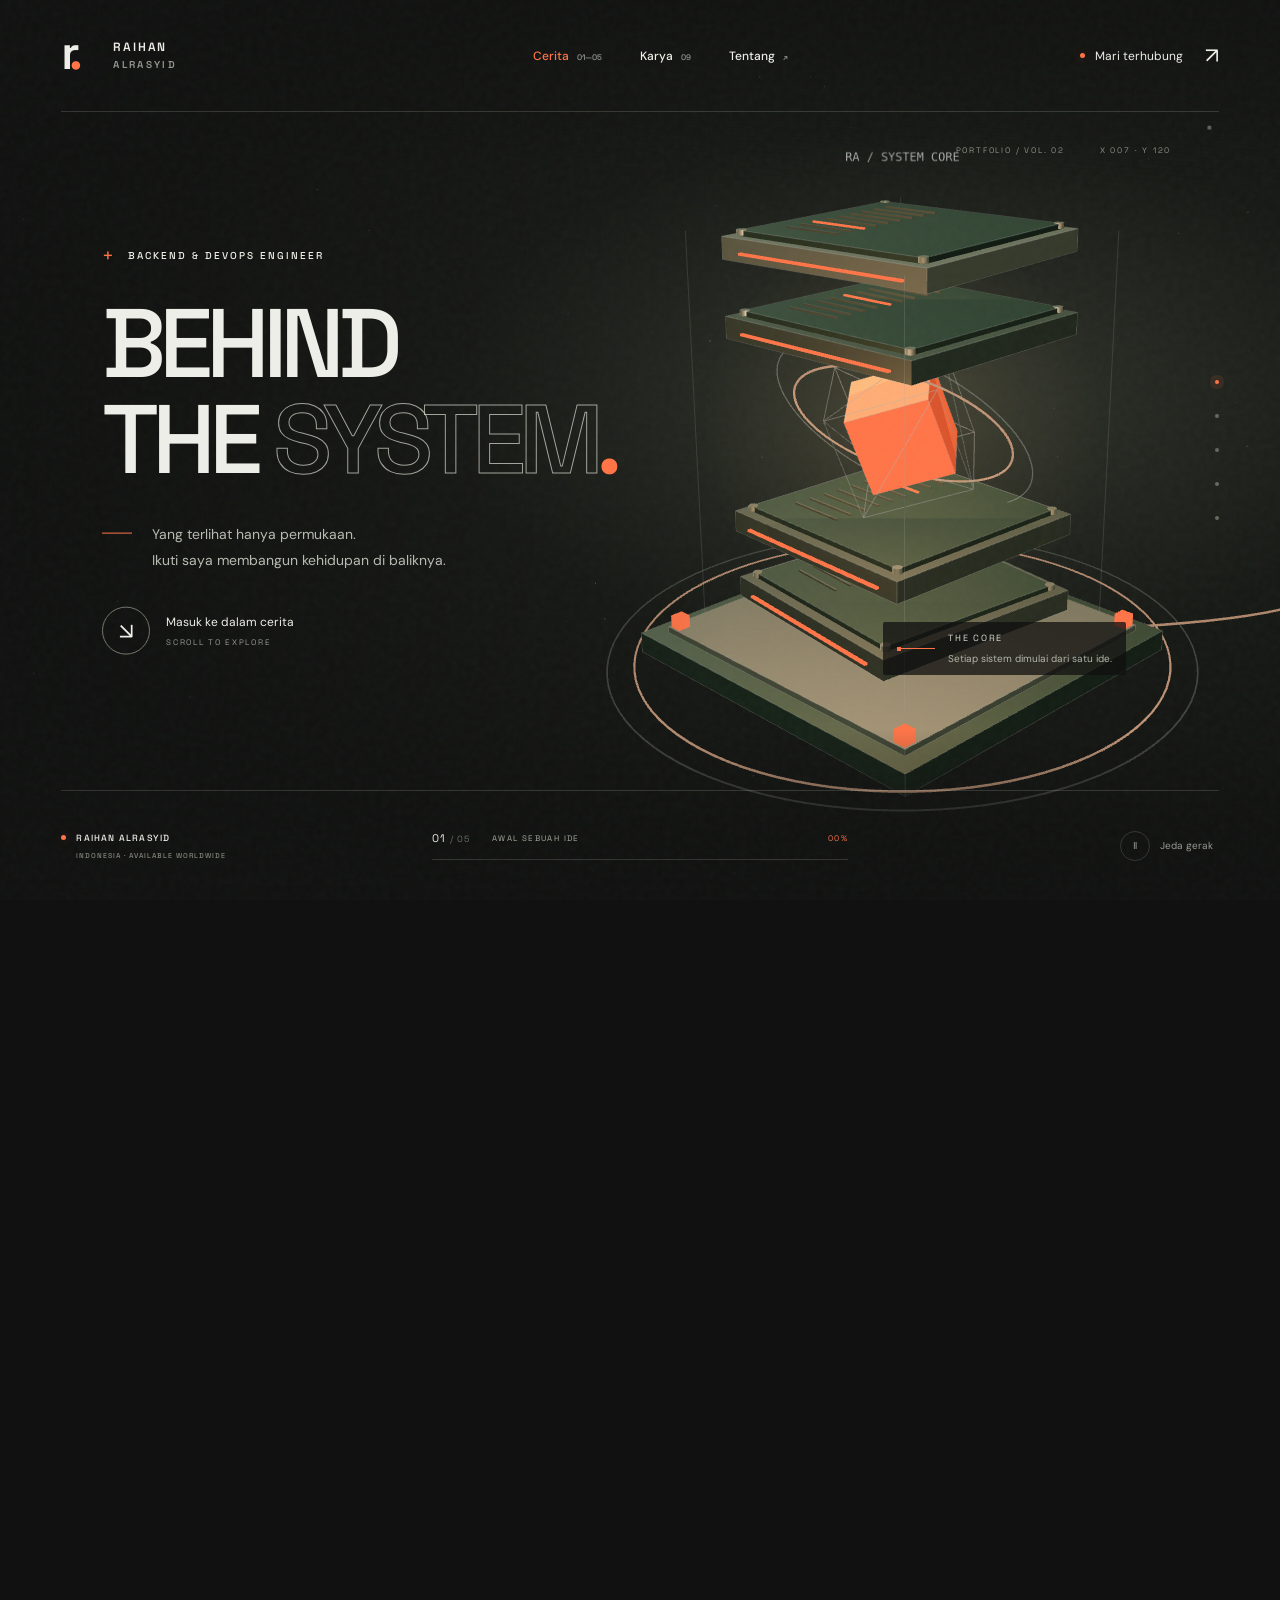
<file: index.html>
<!DOCTYPE html>
<html lang="id">
<head>
  <meta charset="UTF-8">
  <meta name="viewport" content="width=device-width, initial-scale=1">
  <meta name="theme-color" content="#101110">
  <meta name="description" content="Masuk ke balik layar bersama Raihan Alrasyid. Sebuah perjalanan 3D dari ide, arsitektur backend, sampai sistem yang hidup.">
  <title>Raihan Alrasyid — Behind the System</title>
  <link rel="icon" href="data:image/svg+xml,%3Csvg xmlns='http://www.w3.org/2000/svg' viewBox='0 0 64 64'%3E%3Crect width='64' height='64' rx='16' fill='%23101110'/%3E%3Ctext x='18' y='46' font-size='48' font-family='sans-serif' fill='%23ff7548'%3Er%3C/text%3E%3C/svg%3E">
  <link rel="preconnect" href="https://fonts.googleapis.com">
  <link rel="preconnect" href="https://fonts.gstatic.com" crossorigin>
  <link href="https://fonts.googleapis.com/css2?family=DM+Sans:wght@400;450;500;550;600;650;700&family=Space+Grotesk:wght@400;500;600;700&display=swap" rel="stylesheet">
  <link rel="stylesheet" href="assets/story/story.css">
  <script defer src="assets/story/three.min.js"></script>
  <script defer src="assets/story/projects.js"></script>
  <script defer src="assets/story/story.js"></script>
</head>
<body>
  <a class="skip-link" href="#contact">Langsung ke kontak</a>
  <div class="world" aria-hidden="true"><canvas id="world"></canvas><div class="world-shade"></div><div class="grain"></div></div>
  <header class="header">
    <a class="brand" href="#beginning" aria-label="Raihan, awal cerita"><span class="brand-mark">r<span>.</span></span><span>RAIHAN<span class="brand-sub">ALRASYID</span></span></a>
    <nav class="main-nav" aria-label="Menu utama"><a href="#beginning" class="selected" data-nav="0">Cerita<span>01—05</span></a><a href="#work" data-nav="3">Karya<span>09</span></a><button type="button" id="about-open">Tentang<span>↗</span></button></nav>
    <a class="contact-nav" href="#contact"><span class="status-dot"></span>Mari terhubung <span class="arrow">↗</span></a>
  </header>
  <main id="journey" aria-label="Perjalanan dari ide menjadi sistem">
    <section id="beginning" class="chapter" aria-labelledby="title-beginning">
      <div class="chapter-copy active" data-copy="0">
        <p class="eyebrow"><span class="small-cross">+</span> BACKEND & DEVOPS ENGINEER</p>
        <h1 id="title-beginning">BEHIND<br>THE <span class="outline">SYSTEM</span><span class="orange">.</span></h1>
        <div class="hero-intro"><span class="short-line"></span><p>Yang terlihat hanya permukaan.<br>Ikuti saya membangun kehidupan di baliknya.</p></div>
        <a class="round-link" href="#architecture"><span class="circle-arrow">↘</span><span>Masuk ke dalam cerita<small>SCROLL TO EXPLORE</small></span></a>
      </div>
      <div class="scene-note" data-note="0"><span class="note-line"></span><span>THE CORE<small>Setiap sistem dimulai dari satu ide.</small></span></div>
    </section>
    <section id="architecture" class="chapter" aria-labelledby="title-architecture">
      <div class="chapter-copy" data-copy="1">
        <p class="eyebrow"><span class="small-cross">+</span> 02 / MERANCANG FONDASI</p>
        <h2 id="title-architecture">IDE BUTUH<br><span class="outline">STRUKTUR</span><span class="orange">.</span></h2>
        <p class="chapter-description">Satu inti, banyak kemungkinan. Saya menghubungkan logika, data, dan layanan menjadi sistem yang saling bekerja.</p>
        <div class="stack-list"><span>Golang</span><span>Laravel</span><span>PostgreSQL</span></div>
        <p class="micro-caption"><span class="orange">↳</span> Scroll untuk menyatukan setiap bagian.</p>
      </div>
      <div class="scene-note" data-note="1"><span class="note-line"></span><span>CONNECTED BY DESIGN<small>API · Database · Microservices</small></span></div>
    </section>
    <section id="deployment" class="chapter" aria-labelledby="title-deployment">
      <div class="chapter-copy" data-copy="2">
        <p class="eyebrow"><span class="small-cross">+</span> 03 / MENGHIDUPKAN SISTEM</p>
        <h2 id="title-deployment">DARI LOKAL.<br>KE <span class="outline">DUNIA</span><span class="orange">.</span></h2>
        <p class="chapter-description">Kode bukan akhir perjalanan. Build, test, deploy—saya mengantarkannya sampai benar-benar berjalan.</p>
        <div class="pipeline-labels"><span>01 BUILD</span><span>02 TEST</span><span>03 DEPLOY</span></div>
        <div class="stack-list"><span>Docker</span><span>GitHub Actions</span><span>Linux</span></div>
      </div>
      <div class="scene-note" data-note="2"><span class="note-line"></span><span>READY FOR THE REAL WORLD<small>Ter-deploy. Terpantau. Siap berkembang.</small></span></div>
    </section>
    <section id="work" class="chapter" aria-labelledby="title-work">
      <div class="chapter-copy" data-copy="3">
        <p class="eyebrow"><span class="small-cross">+</span> 04 / JEJAK YANG NYATA</p>
        <h2 id="title-work">BUKAN CUMA<br><span class="outline">KONSEP</span><span class="orange">.</span></h2>
        <div class="featured-project" aria-live="polite"><p class="project-type" id="featured-type">01 / MICROSERVICE</p><h3 id="featured-title">Booktopia</h3><p id="featured-description">Dari memilih buku sampai berkirim hadiah. Layanan independen, satu pengalaman yang terhubung.</p><span id="featured-stack">Golang · PostgreSQL · Microservice</span></div>
        <div class="work-controls"><button class="icon-button" id="project-prev" aria-label="Proyek sebelumnya">←</button><span id="project-number">01 / 03</span><button class="icon-button" id="project-next" aria-label="Proyek berikutnya">→</button><button class="text-button" id="projects-open">Semua karya <span>↗</span></button></div>
      </div>
      <div class="scene-note" data-note="3"><span class="note-line"></span><span>SELECTED WORKS<small>Dirancang untuk kebutuhan nyata.</small></span></div>
    </section>
    <section id="contact" class="chapter" aria-labelledby="title-contact">
      <div class="chapter-copy" data-copy="4">
        <p class="eyebrow"><span class="status-dot"></span> TERBUKA UNTUK KOLABORASI</p>
        <h2 id="title-contact">CERITA<br>BERIKUTNYA<span class="orange">?</span></h2>
        <p class="chapter-description">Bisa jadi, dimulai dari ide kamu.<br>Mari bangun sesuatu yang berarti.</p>
        <a class="contact-cta" href="mailto:raihanalrasyid20@gmail.com">Mulai percakapan <span>↗</span></a>
        <div class="contact-links"><a href="https://wa.me/6282119978945" target="_blank" rel="noopener noreferrer">WhatsApp ↗</a><a href="https://github.com/raihanpcr" target="_blank" rel="noopener noreferrer">GitHub ↗</a><button id="replay" type="button">Ulangi cerita ↺</button></div>
        <p class="signature">Raihan Alrasyid <span>Backend & DevOps Engineer · Indonesia</span></p>
      </div>
      <div class="scene-note" data-note="4"><span class="note-line"></span><span>LET’S BUILD SOMETHING<small>Satu percakapan. Kemungkinan baru.</small></span></div>
    </section>
  </main>
  <aside class="coordinates" aria-hidden="true"><span>PORTFOLIO / VOL. 02</span><span id="coordinate">X 000 · Y 000</span></aside>
  <nav class="chapter-rail" aria-label="Pilih bab"><a href="#beginning" class="active" aria-label="Bab 1: Awal" aria-current="step"><span>AWAL</span><i></i></a><a href="#architecture" aria-label="Bab 2: Arsitektur"><span>ARSITEKTUR</span><i></i></a><a href="#deployment" aria-label="Bab 3: Deployment"><span>DEPLOYMENT</span><i></i></a><a href="#work" aria-label="Bab 4: Karya"><span>KARYA</span><i></i></a><a href="#contact" aria-label="Bab 5: Kontak"><span>KONTAK</span><i></i></a></nav>
  <footer class="journey-footer"><div class="footer-identity"><span class="status-dot"></span><span>RAIHAN ALRASYID<small>INDONESIA · AVAILABLE WORLDWIDE</small></span></div><div class="chapter-progress"><div class="chapter-indicator"><span id="chapter-index">01 <span>/ 05</span></span><span id="chapter-name">AWAL SEBUAH IDE</span><span id="progress-percent">00%</span></div><div class="progress-track"><span id="progress-fill"></span></div></div><button class="motion-toggle" id="motion-toggle" aria-pressed="false" aria-label="Kurangi animasi"><span id="motion-icon">Ⅱ</span><span id="motion-label">Jeda gerak</span></button></footer>
  <p class="fallback-notice" id="fallback-notice" hidden>Mode ringan aktif. Cerita tetap bisa dijelajahi.</p>
  <dialog id="projects-dialog" aria-labelledby="projects-heading"><div class="dialog-inner"><div class="dialog-top"><p class="eyebrow">THE WORK ARCHIVE / 09 PROJECTS</p><button class="close-dialog icon-button" aria-label="Tutup daftar karya">×</button></div><h2 id="projects-heading">DIBANGUN UNTUK <span class="orange">BERJALAN.</span></h2><p class="dialog-description">Dari API dan sistem pembayaran, sampai monitoring dan pemetaan.</p><div class="archive-grid" id="archive-grid"></div></div></dialog>
  <dialog id="about-dialog" aria-labelledby="about-heading"><div class="dialog-inner about-inner"><div class="dialog-top"><p class="eyebrow">THE PERSON BEHIND THE SYSTEM</p><button class="close-dialog icon-button" aria-label="Tutup tentang Raihan">×</button></div><div class="about-layout"><img src="assets/_MG_9562_.jpg" alt="Raihan Alrasyid" width="400" height="500"><div><p class="eyebrow orange">HALO, SAYA</p><h2 id="about-heading">RAIHAN<br>ALRASYID<span class="orange">.</span></h2><p>Saya developer backend yang tidak berhenti di merge to main. Sebuah fitur baru selesai ketika sudah ter-deploy, terpantau, dan mudah di-rollback.</p><p>Dengan Laravel, Golang, dan Docker, saya membangun sistem yang bersih, mudah dirawat, dan siap berkembang.</p><div class="about-facts"><span><b>3+</b>Tahun ngoding</span><span><b>9</b>Proyek</span><span><b>ID</b>Indonesia</span></div><a class="text-button" href="https://github.com/raihanpcr" target="_blank" rel="noopener noreferrer">Kenali lewat kode saya ↗</a></div></div></div></dialog>
  <noscript><style>.chapter-copy{position:relative;opacity:1;visibility:visible;transform:none;top:auto;left:auto;width:auto;padding:140px 7vw 70px;pointer-events:auto}.chapter{height:auto;min-height:100vh}.chapter-rail,.journey-footer,.scene-note,.motion-toggle{display:none}body{background:#101110}.world{opacity:.2}</style><p class="noscript-note">Aktifkan JavaScript untuk mengikuti cerita 3D. <a href="index2.html">Buka portfolio klasik ↗</a></p></noscript>
</body>
</html>
</file>
<file: assets/story/story.css>
/* Behind the System — editorial interface for a continuous 3D journey. */
:root{--bg:#101110;--fg:#eeeee8;--muted:#969993;--orange:#ff7548;--line:rgba(224,226,213,.17);--sans:'DM Sans',sans-serif;--display:'Space Grotesk',sans-serif}
*{box-sizing:border-box}html{background:var(--bg);scrollbar-width:thin;scrollbar-color:#50534c var(--bg)}body{margin:0;color:var(--fg);font-family:var(--sans);overflow-x:hidden}a{color:inherit;text-decoration:none}button{color:inherit;font:inherit;cursor:pointer;border:0;background:none}button,a{-webkit-tap-highlight-color:transparent;touch-action:manipulation}::selection{background:var(--orange);color:var(--bg)}:focus-visible{outline:2px solid var(--orange);outline-offset:6px}button:hover,a:hover{color:var(--orange)}
.world{position:fixed;inset:0;overflow:hidden;pointer-events:none;background:radial-gradient(ellipse at 72% 44%,#31352c 0%,#171915 37%,#101110 75%)}#world{display:block;width:100%;height:100%}.world-shade{position:absolute;inset:0;background:linear-gradient(90deg,rgba(16,17,16,.55) 0%,transparent 57%),linear-gradient(0deg,#101110 0%,transparent 19%,transparent 82%,rgba(16,17,16,.6) 100%)}.grain{position:absolute;inset:0;opacity:.035;background-image:url("data:image/svg+xml,%3Csvg viewBox='0 0 160 160' xmlns='http://www.w3.org/2000/svg'%3E%3Cfilter id='n'%3E%3CfeTurbulence type='fractalNoise' baseFrequency='.82' numOctaves='3' stitchTiles='stitch'/%3E%3C/filter%3E%3Cpath fill='%23fff' filter='url(%23n)' d='M0 0h160v160H0z'/%3E%3C/svg%3E")}
.header{position:fixed;inset:0 0 auto;z-index:20;display:flex;align-items:center;justify-content:space-between;height:112px;margin:0 4.8%;border-bottom:1px solid var(--line);gap:24px}.brand{display:flex;align-items:center;gap:13px;font:600 12px/1.2 var(--display);letter-spacing:1.8px}.brand-sub{display:block;font-size:10px;letter-spacing:2.3px;color:var(--muted);margin-top:4px}.brand-mark{font:600 48px/.7 var(--display);letter-spacing:-7px;width:39px;transform:translateY(-3px)}.brand-mark span{color:var(--orange)}.main-nav{display:flex;gap:38px;margin-left:65px}.main-nav a,.main-nav button{display:flex;gap:8px;align-items:baseline;font-size:12px;font-weight:500;padding:8px 0}.main-nav span{font-size:8px;color:var(--muted);font-family:var(--display)}.main-nav .selected{color:var(--orange)}.contact-nav{display:flex;align-items:center;gap:10px;font-size:12px}.arrow{font-size:22px;margin-left:12px}.status-dot{width:5px;height:5px;flex-shrink:0;background:var(--orange);border-radius:50%;box-shadow:0 0 10px #ff754840;display:inline-block}.orange{color:var(--orange)}
.chapter{height:125vh;min-height:700px;pointer-events:none}.chapter:last-child{height:100vh;min-height:620px}.chapter-copy{position:fixed;z-index:4;top:50%;left:8%;width:65%;transform:translateY(calc(-50% + 28px));opacity:0;visibility:hidden;transition:opacity .45s,transform .65s cubic-bezier(.2,.7,.1,1),visibility .45s;pointer-events:none}.chapter-copy.active{opacity:1;visibility:visible;transform:translateY(-50%);pointer-events:auto}.eyebrow{display:flex;align-items:center;gap:12px;font:500 10px/1.5 var(--display);letter-spacing:2px;margin:0 0 30px}.small-cross{color:var(--orange);font-size:19px;font-weight:400;line-height:1}.chapter h1,.chapter h2{font-family:var(--display);font-size:clamp(64px,7.6vw,124px);font-weight:500;line-height:.99;letter-spacing:-.075em;margin:0 0 28px}.chapter h2{font-size:clamp(55px,6.5vw,104px);max-width:800px}.outline{color:transparent;-webkit-text-stroke:1px rgba(236,238,226,.65)}.hero-intro{display:flex;align-items:flex-start;gap:20px;margin-top:33px}.short-line{display:block;width:30px;height:1px;background:var(--orange);margin-top:12px}.hero-intro p,.chapter-description{font-size:14px;line-height:1.9;color:#b7bbb1;font-weight:400;margin:0;max-width:350px}.round-link{display:inline-flex;gap:16px;align-items:center;font-size:12px;margin-top:33px}.circle-arrow{display:flex;align-items:center;justify-content:center;width:48px;height:48px;border:1px solid #74786a;border-radius:50%;font-size:23px;transition:background .2s,border-color .2s,color .2s}.round-link:hover .circle-arrow{background:var(--orange);border-color:var(--orange);color:var(--bg)}.round-link small{display:block;color:var(--muted);font:400 8px var(--display);letter-spacing:1.7px;margin-top:7px}.stack-list{display:flex;gap:8px;flex-wrap:wrap;margin-top:26px}.stack-list span{border:1px solid var(--line);padding:8px 13px;font:400 10px var(--display);color:#c3c6ba;border-radius:2px;background:#10111066}.micro-caption{font-size:10px;color:var(--muted);margin-top:27px}.micro-caption .orange{margin-right:9px}.pipeline-labels{display:flex;gap:20px;margin-top:28px;font:500 9px var(--display);letter-spacing:1px;color:var(--orange)}
.scene-note{position:fixed;right:12%;bottom:25%;z-index:3;display:flex;align-items:center;gap:13px;color:#d8dbcf;font:400 9px var(--display);letter-spacing:1.7px;opacity:0;transition:opacity .6s;pointer-events:none}.scene-note.active{opacity:1}.scene-note small{display:block;font:400 10px var(--sans);letter-spacing:0;color:var(--muted);margin-top:8px}.note-line{width:38px;height:1px;background:var(--orange);position:relative}.note-line:before{content:'';position:absolute;width:4px;height:4px;background:var(--orange);left:0;top:-1.5px}.coordinates{position:fixed;right:8.5%;top:145px;display:flex;gap:35px;font:400 8px var(--display);letter-spacing:1.8px;color:#8c9186;z-index:2}.chapter-rail{position:fixed;right:4.8%;top:50%;transform:translateY(-50%);z-index:8;display:flex;flex-direction:column;gap:6px}.chapter-rail a{display:flex;align-items:center;justify-content:flex-end;gap:14px;height:28px;min-width:44px}.chapter-rail i{display:block;width:4px;height:4px;background:#666b60;border-radius:50%;transition:background .3s,box-shadow .3s}.chapter-rail a.active i{background:var(--orange);box-shadow:0 0 0 5px #ff75481a}.chapter-rail span{font:400 8px var(--display);letter-spacing:1.3px;opacity:0;transition:opacity .2s}.chapter-rail a:hover span,.chapter-rail a:focus-visible span{opacity:1}
.journey-footer{position:fixed;z-index:10;bottom:0;left:4.8%;right:4.8%;height:110px;border-top:1px solid var(--line);display:flex;align-items:center;justify-content:space-between;gap:30px}.footer-identity{display:flex;align-items:flex-start;gap:10px;font:500 9px var(--display);letter-spacing:1.2px;min-width:220px}.footer-identity .status-dot{margin-top:3px}.footer-identity small{display:block;color:#82877d;letter-spacing:1px;font-size:7px;margin-top:7px}.chapter-progress{width:36%;max-width:440px}.chapter-indicator{display:flex;align-items:center;font:400 8px var(--display);letter-spacing:1.4px;gap:22px;margin-bottom:14px}#chapter-index{font-size:11px;letter-spacing:1px}#chapter-index span{color:#686f61;font-size:9px}#chapter-name{color:#a6ab9e}#progress-percent{margin-left:auto;color:var(--orange)}.progress-track{height:1px;background:var(--line)}#progress-fill{display:block;height:1px;background:var(--orange);width:0;transition:width .08s linear}.motion-toggle{display:flex;align-items:center;gap:10px;font-size:10px;min-width:220px;justify-content:flex-end;color:var(--muted)}#motion-icon{display:flex;align-items:center;justify-content:center;border:1px solid var(--line);height:30px;width:30px;border-radius:50%;font-family:var(--display);font-size:9px}
.featured-project{max-width:360px;border-left:1px solid #ff754870;padding-left:18px}.project-type{color:var(--orange);font:400 8px var(--display);letter-spacing:1.3px;margin:0 0 10px}.featured-project h3{font:500 25px var(--display);letter-spacing:-1px;margin:0 0 8px}.featured-project>p:not(.project-type){font-size:12px;line-height:1.7;color:#b2b7aa;margin:0 0 13px}.featured-project>span{font:400 9px var(--display);color:var(--muted)}.work-controls{display:flex;align-items:center;gap:13px;margin-top:24px;width:355px;max-width:100%}.icon-button{display:inline-flex;width:35px;height:35px;border:1px solid var(--line);align-items:center;justify-content:center;border-radius:50%;font-size:16px;flex-shrink:0}.icon-button:hover{border-color:var(--orange)}#project-number{font:400 9px var(--display);color:var(--muted)}.text-button{font-size:11px;display:inline-flex;gap:25px;align-items:center;border-bottom:1px solid var(--line);padding:8px 0}.work-controls .text-button{margin-left:auto}.contact-cta{display:inline-flex;gap:40px;align-items:center;background:var(--orange);color:#101110;font-size:13px;font-weight:600;padding:17px 22px;margin-top:25px}.contact-cta:hover{background:#ffa17e;color:#101110}.contact-cta span{font-size:22px;font-weight:400}.contact-links{display:flex;gap:24px;flex-wrap:wrap;font-size:10px;color:#bdc1b4;margin-top:26px}.contact-links button{font-size:10px;padding:0}.signature{font:400 12px var(--display);margin:30px 0 0}.signature span{display:block;font:400 9px var(--sans);color:var(--muted);margin-top:8px}
dialog{width:min(1120px,94vw);max-height:88vh;color:var(--fg);background:#151713;border:1px solid #41453a;padding:0;box-shadow:0 40px 140px #0009}dialog::backdrop{background:#070907cc;backdrop-filter:blur(15px)}.dialog-inner{padding:38px}.dialog-top{display:flex;justify-content:space-between;align-items:center;gap:20px;margin-bottom:25px}.dialog-top .eyebrow{margin:0;color:var(--muted);font-size:9px}.dialog-inner>h2,.about-layout h2{font:500 clamp(32px,4vw,57px)/1.05 var(--display);letter-spacing:-2px;margin:0 0 15px}.dialog-description{font-size:13px;color:var(--muted);margin-bottom:32px}.archive-grid{display:grid;grid-template-columns:repeat(3,1fr);gap:28px 20px}.archive-card{border-top:1px solid var(--line);padding-top:16px;min-width:0}.archive-card img{display:block;width:100%;aspect-ratio:1.8;object-fit:cover;filter:saturate(.65);background:#20261c}.archive-card .project-type{margin:17px 0 8px}.archive-card h3{font:500 20px var(--display);letter-spacing:-.5px;margin:0 0 10px}.archive-card p:not(.project-type){font-size:11px;line-height:1.8;color:var(--muted)}.archive-stack{font:400 9px/1.7 var(--display);color:#b4bba9;display:block}.archive-links{display:flex;gap:15px;min-height:30px;margin-top:8px}.archive-links a{font-size:11px;color:var(--orange);padding:8px 0}.archive-private{font-size:10px;color:#8d9581;padding-top:9px}.about-layout{display:grid;grid-template-columns:.8fr 1fr;gap:48px;align-items:center}.about-layout img{width:100%;height:420px;object-fit:cover;object-position:center 23%;filter:grayscale(1)}.about-layout .eyebrow{margin-bottom:15px}.about-layout p:not(.eyebrow){font-size:13px;color:#a9b19d;line-height:1.9}.about-facts{display:flex;gap:42px;margin:28px 0}.about-facts span{font-size:10px;color:var(--muted)}.about-facts b{display:block;font:500 28px var(--display);color:var(--fg);margin-bottom:8px}
.skip-link{position:fixed;top:-100px;left:20px;z-index:100;background:var(--orange);color:#000;padding:14px}.skip-link:focus{top:20px}.fallback-notice{position:fixed;top:122px;left:4.8%;font-size:10px;color:var(--muted);z-index:4}.noscript-note{position:fixed;bottom:10px;left:7vw;z-index:30;font-size:12px}.lightweight #world{display:none}.lightweight .world:after{content:'';position:absolute;width:30vw;height:30vw;border:1px solid #ff754899;right:12%;top:26%;transform:rotate(30deg);box-shadow:0 0 90px #ff754814,inset 0 0 70px #ff754808}.lightweight .world-shade{z-index:1}
@media(min-width:1700px){.chapter-copy{left:11%}.header{margin-left:6%;margin-right:6%}.journey-footer{left:6%;right:6%}}
@media(max-width:1100px){.chapter-copy{left:6.5%;width:79%}.chapter h1{font-size:9vw}.chapter h2{font-size:8vw}.main-nav{margin-left:0}.scene-note{right:12%;bottom:23%}.chapter-progress{width:39%}.footer-identity{min-width:175px}.motion-toggle{min-width:130px}.coordinates{right:10%}.chapter-rail{right:4%}}
@media(max-width:700px){.header{height:84px;margin:0 6%;gap:12px}.brand{font-size:10px;gap:9px;letter-spacing:1.2px}.brand-sub{font-size:8px;letter-spacing:1.6px}.brand-mark{font-size:40px;width:32px;letter-spacing:-6px}.main-nav{gap:19px}.main-nav a,.main-nav button{font-size:11px}.main-nav span{display:none}.contact-nav{font-size:0;gap:0}.contact-nav .status-dot{display:none}.contact-nav .arrow{font-size:25px;margin:0}.chapter{height:120vh;min-height:660px}.chapter:last-child{height:100svh;min-height:640px}.chapter-copy{left:7%;top:auto;bottom:21%;transform:translateY(20px);width:86%}.chapter-copy.active{transform:translateY(0)}.chapter h1{font-size:clamp(43px,12vw,80px);letter-spacing:-.065em;margin-bottom:20px}.chapter h2{font-size:clamp(38px,10.5vw,70px);letter-spacing:-.06em;margin-bottom:20px}.eyebrow{font-size:8px;letter-spacing:1.4px;margin-bottom:20px}.hero-intro{margin-top:21px;gap:13px}.short-line{width:22px;margin-top:10px}.hero-intro p,.chapter-description{font-size:12px;line-height:1.8;max-width:285px}.round-link{margin-top:22px;font-size:11px;gap:13px}.circle-arrow{width:39px;height:39px;font-size:19px}.round-link small{font-size:7px}.scene-note{display:none}.coordinates{top:107px;right:7%;left:7%;justify-content:space-between;font-size:7px;gap:10px}.chapter-rail{right:2.8%;top:40%;gap:2px}.chapter-rail a{height:24px;min-width:20px}.chapter-rail span{display:none}.world-shade{background:linear-gradient(0deg,#101110 3%,#101110bd 27%,#10111055 52%,transparent 70%,#10111055 100%)}.journey-footer{height:100px;left:7%;right:7%;gap:18px}.footer-identity{display:none}.chapter-progress{width:auto;flex:1}.chapter-indicator{font-size:7px;letter-spacing:1px;gap:14px}.motion-toggle{min-width:30px}.motion-toggle #motion-label{display:none}.stack-list{margin-top:18px}.stack-list span{font-size:9px;padding:7px 10px}.micro-caption{margin-top:18px;font-size:9px}.pipeline-labels{font-size:8px;margin-top:22px;gap:15px}.featured-project{max-width:295px;padding-left:14px}.featured-project h3{font-size:23px}.featured-project>p:not(.project-type){font-size:11px}.work-controls{margin-top:18px;width:290px}.contact-cta{font-size:12px;padding:13px 17px;margin-top:20px}.contact-links{gap:20px;margin-top:22px}.signature{margin-top:25px;font-size:11px}.signature span{font-size:8px}.dialog-inner{padding:23px}.archive-grid{grid-template-columns:1fr 1fr;gap:25px 15px}.archive-card h3{font-size:17px}.archive-card p:not(.project-type){font-size:10px}.archive-stack{font-size:8px}.dialog-top .eyebrow{font-size:8px;letter-spacing:1px}.about-layout{grid-template-columns:1fr;gap:27px}.about-layout img{height:260px}.about-layout h2{font-size:45px}.about-facts{gap:36px}.fallback-notice{font-size:8px;top:120px;left:7%}}
@media(max-width:390px){.main-nav{gap:13px}.chapter-copy{bottom:20%}.chapter h1{font-size:12vw}.chapter h2{font-size:10vw}.archive-grid{grid-template-columns:1fr}.chapter-description{max-width:265px}.signature{margin-top:18px}.contact-links{gap:17px}.eyebrow{margin-bottom:15px}}
@media(max-height:650px) and (min-width:701px){.header{height:78px}.coordinates{top:100px}.journey-footer{height:78px}.chapter-copy{top:51%}.chapter h1{font-size:70px}.chapter h2{font-size:62px}.eyebrow{margin-bottom:16px}.hero-intro,.round-link{margin-top:20px}.chapter h1,.chapter h2{margin-bottom:18px}.chapter-description{font-size:12px}.signature{margin-top:18px}.scene-note{bottom:20%}}
@media(max-height:720px) and (max-width:700px){.chapter-copy{bottom:19%}.chapter h1{font-size:11vw}.chapter h2{font-size:9.5vw}.journey-footer{height:80px}.signature{margin-top:17px}.eyebrow{margin-bottom:15px}.featured-project>p:not(.project-type){margin-bottom:8px}.work-controls{margin-top:13px}}
@media(prefers-reduced-motion:reduce){*,*:before,*:after{scroll-behavior:auto!important;transition:none!important}}


/* Keep chapter changes legible and honor the explicit motion control. */
.chapter-copy{transition:opacity .18s,transform .5s cubic-bezier(.2,.7,.1,1),visibility .18s}.chapter-copy.active{transition-delay:.19s}.reduced-motion .chapter-copy,.reduced-motion .scene-note{transition:none}.scene-note{padding:10px 14px;background:rgba(16,17,16,.75);border-radius:2px}.scene-note small{color:#b1b7a8}
</file>
